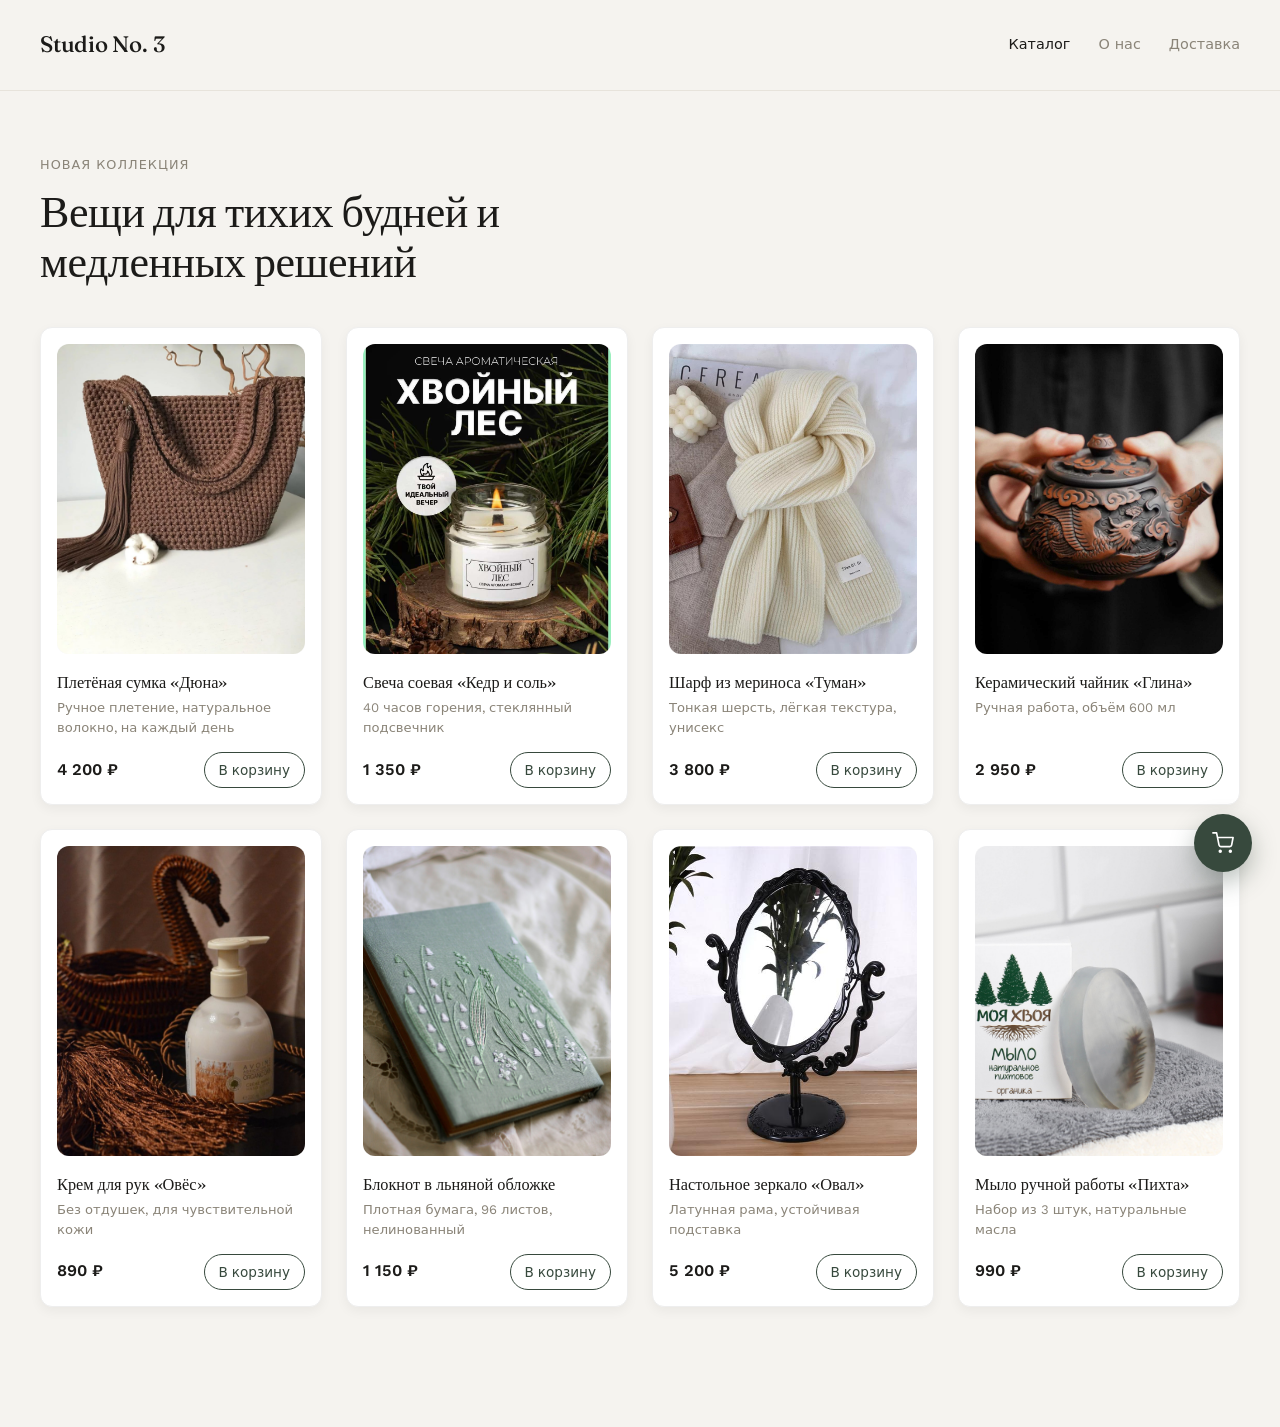
<file: index.html>
<!DOCTYPE html>
<html lang="ru">
<head>
  <meta charset="UTF-8" />
  <meta name="viewport" content="width=device-width, initial-scale=1.0" />
  <title>Studio — каталог</title>
  <link rel="preconnect" href="https://fonts.googleapis.com">
  <link href="https://fonts.googleapis.com/css2?family=Fraunces:opsz,wght@9..144,400;9..144,500;9..144,600&family=Work+Sans:wght@400;500;600&display=swap" rel="stylesheet">
  <link rel="stylesheet" href="style.css">
  <script src="script.js" defer></script>

</head>
<body>

  <header>
    <div class="logo">Studio&nbsp;No.&nbsp;3</div>
    <nav>
      <a href="index.html" class="active">Каталог</a>
      <a href="about.html">О нас</a>
      <a href="delivery.html">Доставка</a>
    </nav>
  </header>

  <section class="hero">
    <div class="eyebrow">Новая коллекция</div>
    <h1>Вещи для тихих будней и медленных решений</h1>
  </section>

  <main>
    <div class="product-grid" id="productGrid"></div>
  </main>

  <button class="cart-fab" id="cartFab" aria-label="Открыть корзину">
    <svg viewBox="0 0 24 24" fill="none" stroke="currentColor" stroke-width="1.8" stroke-linecap="round" stroke-linejoin="round">
      <circle cx="9" cy="21" r="1"></circle>
      <circle cx="20" cy="21" r="1"></circle>
      <path d="M1 1h4l2.68 13.39a2 2 0 0 0 2 1.61h9.72a2 2 0 0 0 2-1.61L23 6H6"></path>
    </svg>
    <span class="cart-badge" id="cartBadge">0</span>
  </button>

  <div class="overlay" id="overlay"></div>

  <aside class="cart-drawer" id="cartDrawer">
    <div class="cart-header">
      <h2>Корзина</h2>
      <button class="cart-close" id="cartClose" aria-label="Закрыть">&times;</button>
    </div>
    <div class="cart-items" id="cartItems"></div>
    <div class="cart-footer">
      <div class="cart-total-row">
        <span>Итого</span>
        <span class="amount" id="cartTotal">0 ₽</span>
      </div>
      <button class="checkout-btn" id="checkoutBtn" disabled>Оформить заказ</button>
    </div>
  </aside>

</body>
</html>
</file>
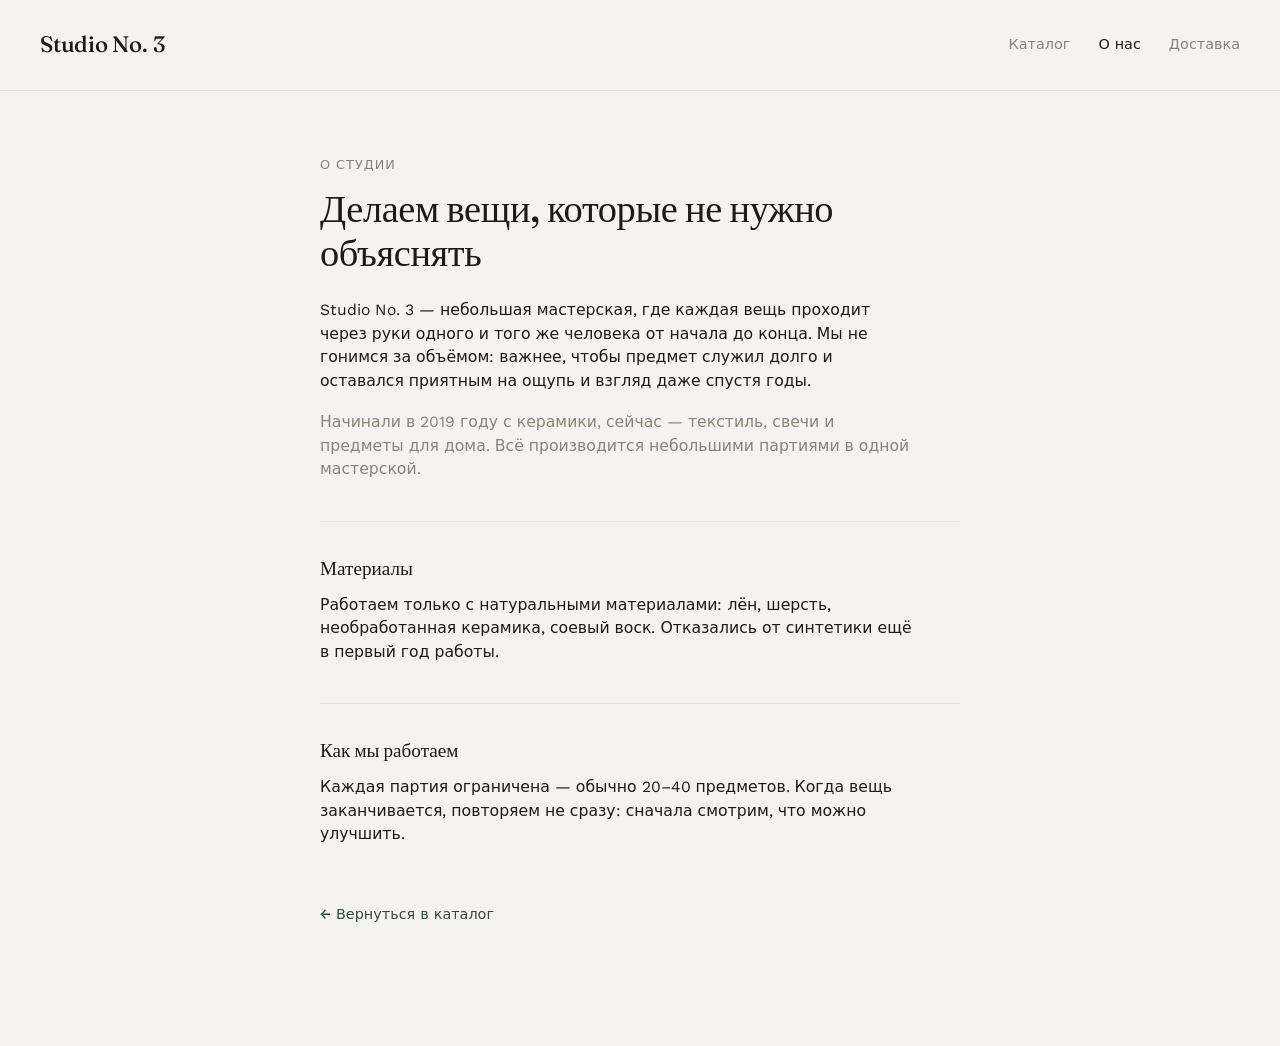
<file: about.html>
<!DOCTYPE html>
<html lang="ru">
<head>
<meta charset="UTF-8" />
<meta name="viewport" content="width=device-width, initial-scale=1.0" />
<title>Studio — о нас</title>
<link rel="preconnect" href="https://fonts.googleapis.com">
<link href="https://fonts.googleapis.com/css2?family=Fraunces:opsz,wght@9..144,400;9..144,500;9..144,600&family=Work+Sans:wght@400;500;600&display=swap" rel="stylesheet">
<link rel="stylesheet" href="style.css">
</head>
<body>

<header>
  <div class="logo">Studio&nbsp;No.&nbsp;3</div>
  <nav>
    <a href="index.html">Каталог</a>
    <a href="about.html" class="active">О нас</a>
    <a href="delivery.html">Доставка</a>
  </nav>
</header>

<section class="page-content">
  <div class="page-eyebrow">О студии</div>
  <h1>Делаем вещи, которые не нужно объяснять</h1>

  <p>Studio No. 3 — небольшая мастерская, где каждая вещь проходит через руки одного и того же человека от начала до конца. Мы не гонимся за объёмом: важнее, чтобы предмет служил долго и оставался приятным на ощупь и взгляд даже спустя годы.</p>

  <p class="muted">Начинали в 2019 году с керамики, сейчас — текстиль, свечи и предметы для дома. Всё производится небольшими партиями в одной мастерской.</p>

  <div class="info-block">
    <h2>Материалы</h2>
    <p>Работаем только с натуральными материалами: лён, шерсть, необработанная керамика, соевый воск. Отказались от синтетики ещё в первый год работы.</p>
  </div>

  <div class="info-block">
    <h2>Как мы работаем</h2>
    <p>Каждая партия ограничена — обычно 20–40 предметов. Когда вещь заканчивается, повторяем не сразу: сначала смотрим, что можно улучшить.</p>
  </div>

  <a href="index.html" class="back-link">← Вернуться в каталог</a>
</section>

</body>
</html>
</file>
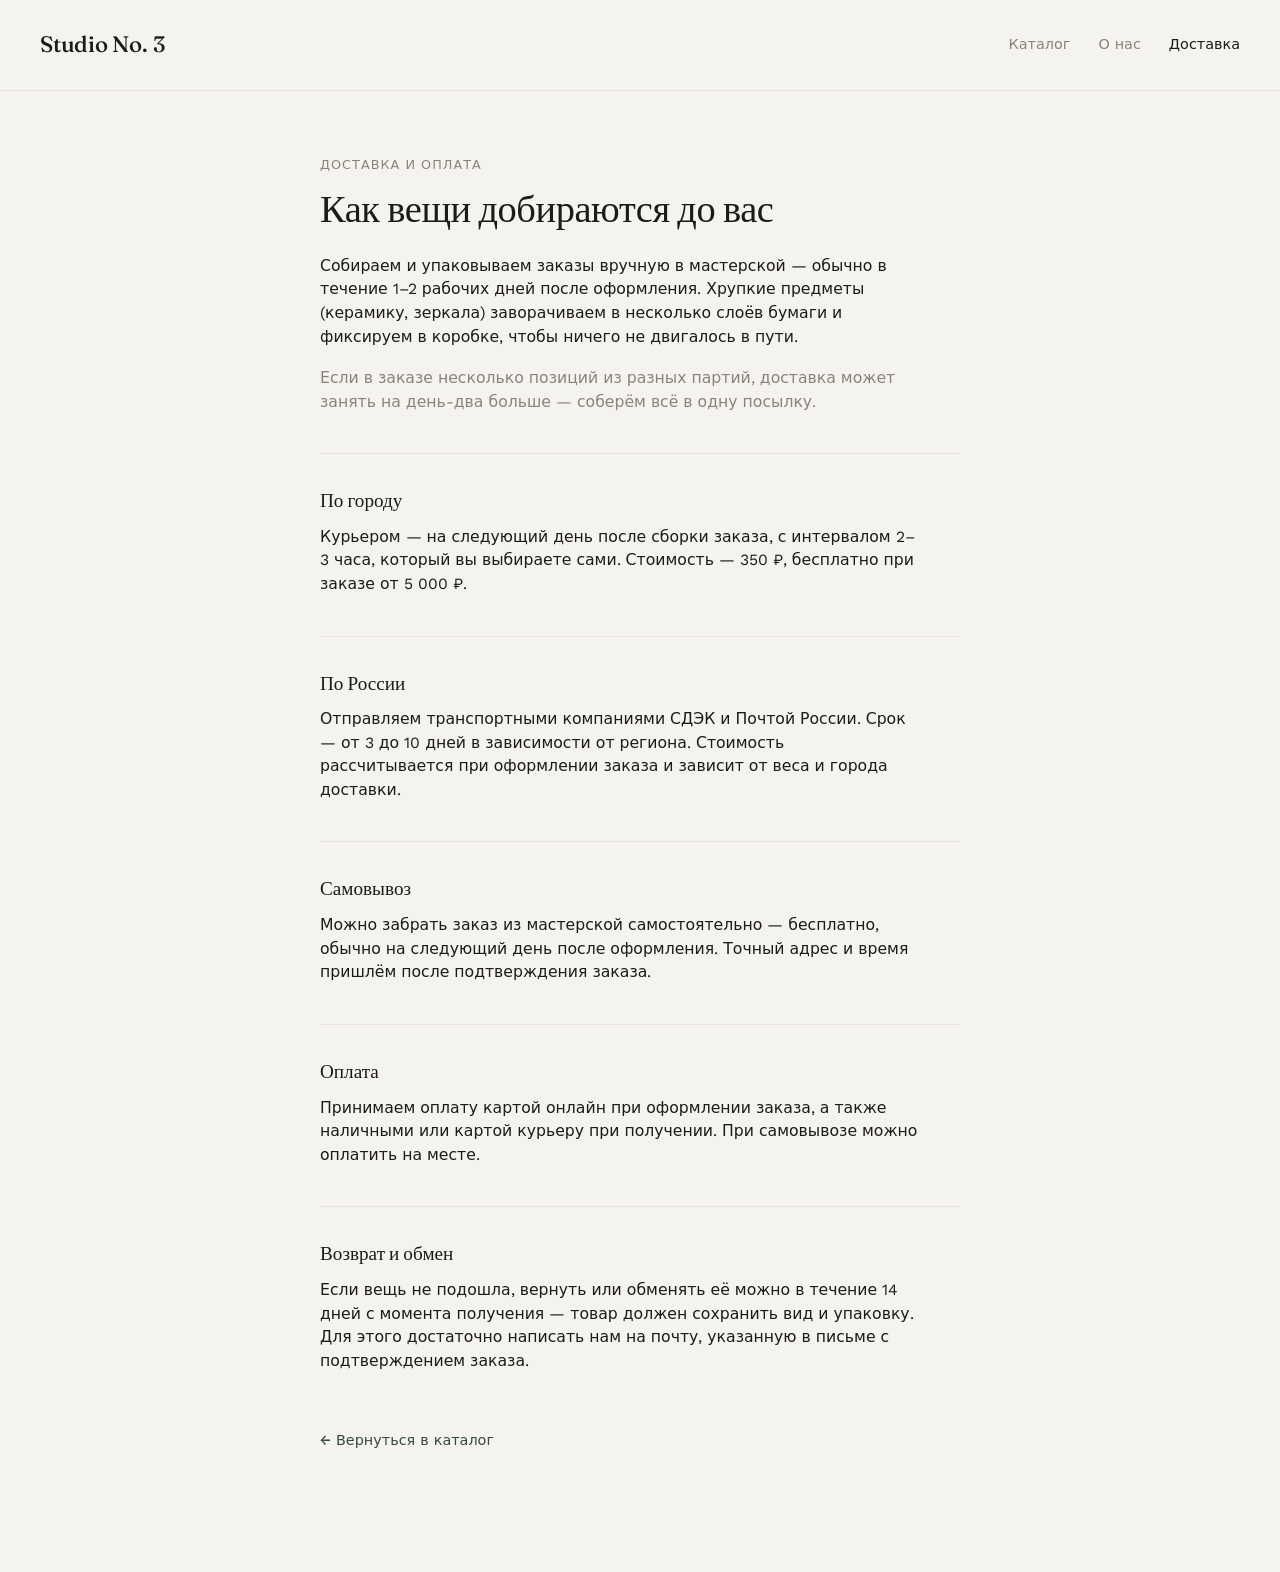
<file: delivery.html>
<!DOCTYPE html>
<html lang="ru">
<head>
<meta charset="UTF-8" />
<meta name="viewport" content="width=device-width, initial-scale=1.0" />
<title>Studio — доставка</title>
<link rel="preconnect" href="https://fonts.googleapis.com">
<link href="https://fonts.googleapis.com/css2?family=Fraunces:opsz,wght@9..144,400;9..144,500;9..144,600&family=Work+Sans:wght@400;500;600&display=swap" rel="stylesheet">
<link rel="stylesheet" href="style.css">
</head>
<body>

<header>
  <div class="logo">Studio&nbsp;No.&nbsp;3</div>
  <nav>
    <a href="index.html">Каталог</a>
    <a href="about.html">О нас</a>
    <a href="delivery.html" class="active">Доставка</a>
  </nav>
</header>

<section class="page-content">
  <div class="page-eyebrow">Доставка и оплата</div>
  <h1>Как вещи добираются до вас</h1>

  <p>Собираем и упаковываем заказы вручную в мастерской — обычно в течение 1–2 рабочих дней после оформления. Хрупкие предметы (керамику, зеркала) заворачиваем в несколько слоёв бумаги и фиксируем в коробке, чтобы ничего не двигалось в пути.</p>

  <p class="muted">Если в заказе несколько позиций из разных партий, доставка может занять на день-два больше — соберём всё в одну посылку.</p>

  <div class="info-block">
    <h2>По городу</h2>
    <p>Курьером — на следующий день после сборки заказа, с интервалом 2–3 часа, который вы выбираете сами. Стоимость — 350 ₽, бесплатно при заказе от 5 000 ₽.</p>
  </div>

  <div class="info-block">
    <h2>По России</h2>
    <p>Отправляем транспортными компаниями СДЭК и Почтой России. Срок — от 3 до 10 дней в зависимости от региона. Стоимость рассчитывается при оформлении заказа и зависит от веса и города доставки.</p>
  </div>

  <div class="info-block">
    <h2>Самовывоз</h2>
    <p>Можно забрать заказ из мастерской самостоятельно — бесплатно, обычно на следующий день после оформления. Точный адрес и время пришлём после подтверждения заказа.</p>
  </div>

  <div class="info-block">
    <h2>Оплата</h2>
    <p>Принимаем оплату картой онлайн при оформлении заказа, а также наличными или картой курьеру при получении. При самовывозе можно оплатить на месте.</p>
  </div>

  <div class="info-block">
    <h2>Возврат и обмен</h2>
    <p>Если вещь не подошла, вернуть или обменять её можно в течение 14 дней с момента получения — товар должен сохранить вид и упаковку. Для этого достаточно написать нам на почту, указанную в письме с подтверждением заказа.</p>
  </div>

  <a href="index.html" class="back-link">← Вернуться в каталог</a>
</section>

</body>
</html>
</file>
<file: style.css>
:root{
    --bg: #F5F3EF;
    --surface: #FFFFFF;
    --ink: #1C1B19;
    --muted: #8A8478;
    --line: #E7E3DB;
    --accent: #37493D;
    --accent-soft: #EAEFE9;
    --radius: 14px;
    --gap: 24px;
  }
  
  * { box-sizing: border-box; margin:0; padding:0; }
  
  body{
    background: var(--bg);
    color: var(--ink);
    font-family: 'Work Sans', system-ui, sans-serif;
    line-height: 1.5;
    -webkit-font-smoothing: antialiased;
  }
  
  a { color: inherit; text-decoration: none; }
  
  /* ---------- Header (общий для всех страниц) ---------- */
  header{
    display:flex;
    align-items:center;
    justify-content:space-between;
    padding: 28px 40px;
    border-bottom: 1px solid var(--line);
  }
  
  .logo{
    font-family: 'Fraunces', serif;
    font-size: 1.4rem;
    font-weight: 500;
    letter-spacing: -0.01em;
  }
  
  nav{
    display:flex;
    gap: 28px;
    font-size: 0.9rem;
    color: var(--muted);
  }
  nav a:hover{ color: var(--ink); }
  nav a.active{ color: var(--ink); font-weight: 500; }
  
  @media (max-width: 640px){
    header{ padding: 20px; }
    nav{ display:none; }
  }
  
  /* ---------- Hero (используется на index) ---------- */
  .hero{
    padding: 64px 40px 40px;
    max-width: 720px;
  }
  .hero .eyebrow{
    font-size: 0.8rem;
    letter-spacing: 0.08em;
    text-transform: uppercase;
    color: var(--muted);
    margin-bottom: 12px;
  }
  .hero h1{
    font-family: 'Fraunces', serif;
    font-weight: 500;
    font-size: clamp(2rem, 4vw, 2.75rem);
    letter-spacing: -0.01em;
    line-height: 1.15;
  }
  
  @media (max-width: 640px){
    .hero{ padding: 40px 20px 24px; }
  }
  
  /* ---------- Catalog grid ---------- */
  main{
    padding: 0 40px 120px;
    max-width: 1400px;
    margin: 0 auto;
  }
  
  @media (max-width: 640px){
    main{ padding: 0 20px 100px; }
  }
  
  .product-grid{
    display: grid;
    grid-template-columns: repeat(4, 1fr);
    gap: var(--gap);
  }
  
  @media (max-width: 1100px){
    .product-grid{ grid-template-columns: repeat(2, 1fr); }
  }
  @media (max-width: 640px){
    .product-grid{ grid-template-columns: 1fr; }
  }
  
  .product-card{
    background: var(--surface);
    border: 1px solid var(--line);
    border-radius: var(--radius);
    padding: 16px;
    display:flex;
    flex-direction: column;
    height: 100%;
    transition: transform .2s ease, box-shadow .2s ease;
  }
  .product-card:hover{
    transform: translateY(-3px);
    box-shadow: 0 12px 24px rgba(28,27,25,0.06);
  }
  
  .card-image{
    aspect-ratio: 4/5;
    border-radius: 10px;
    background: var(--accent-soft);
    display:flex;
    align-items:center;
    justify-content:center;
    font-size: 2.2rem;
    margin-bottom: 16px;
    color: var(--accent);
  }
  
  .card-info{
    flex-grow: 1;
    display:flex;
    flex-direction: column;
  }
  
  .card-title{
    font-family: 'Fraunces', serif;
    font-weight: 500;
    font-size: 1.02rem;
    margin-bottom: 4px;
    display:-webkit-box;
    -webkit-line-clamp: 2;
    -webkit-box-orient: vertical;
    overflow:hidden;
  }
  
  .card-desc{
    font-size: 0.82rem;
    color: var(--muted);
    margin-bottom: 14px;
    flex-grow:1;
  }
  
  .card-bottom{
    display:flex;
    align-items:center;
    justify-content: space-between;
    gap: 10px;
  }
  
  .card-price{
    font-weight: 600;
    font-size: 1.02rem;
    white-space: nowrap;
  }
  
  .add-btn{
    border: 1px solid var(--accent);
    background: transparent;
    color: var(--accent);
    font-family: inherit;
    font-size: 0.85rem;
    font-weight: 500;
    padding: 9px 14px;
    border-radius: 999px;
    cursor: pointer;
    transition: background .15s ease, color .15s ease;
    white-space: nowrap;
  }
  .add-btn:hover{ background: var(--accent); color: #fff; }
  
  .add-btn.added{
    background: var(--accent);
    color: #fff;
  }
  
  /* ---------- Floating cart button ---------- */
  .cart-fab{
    position: fixed;
    right: 28px;
    bottom: 28px;
    width: 58px;
    height: 58px;
    border-radius: 50%;
    background: var(--accent);
    color: #fff;
    border: none;
    display:flex;
    align-items:center;
    justify-content:center;
    cursor: pointer;
    box-shadow: 0 10px 24px rgba(55,73,61,0.35);
    z-index: 40;
  }
  .cart-fab svg{ width: 22px; height: 22px; }
  
  .cart-badge{
    position:absolute;
    top: -4px;
    right: -4px;
    background: var(--ink);
    color:#fff;
    font-size: 0.72rem;
    font-weight: 600;
    min-width: 20px;
    height: 20px;
    border-radius: 999px;
    display:flex;
    align-items:center;
    justify-content:center;
    padding: 0 4px;
    transform: scale(0);
    transition: transform .15s ease;
  }
  .cart-badge.show{ transform: scale(1); }
  
  /* ---------- Cart drawer ---------- */
  .overlay{
    position: fixed;
    inset: 0;
    background: rgba(28,27,25,0.35);
    opacity: 0;
    pointer-events: none;
    transition: opacity .25s ease;
    z-index: 50;
  }
  .overlay.open{ opacity: 1; pointer-events: auto; }
  
  .cart-drawer{
    position: fixed;
    top: 0;
    right: 0;
    height: 100%;
    width: min(420px, 92vw);
    background: var(--bg);
    border-left: 1px solid var(--line);
    transform: translateX(100%);
    transition: transform .3s ease;
    z-index: 51;
    display:flex;
    flex-direction: column;
  }
  .cart-drawer.open{ transform: translateX(0); }
  
  .cart-header{
    display:flex;
    align-items:center;
    justify-content: space-between;
    padding: 24px;
    border-bottom: 1px solid var(--line);
  }
  .cart-header h2{
    font-family: 'Fraunces', serif;
    font-weight: 500;
    font-size: 1.3rem;
  }
  .cart-close{
    background:none;
    border:none;
    font-size: 1.3rem;
    cursor:pointer;
    color: var(--muted);
    line-height: 1;
  }
  .cart-close:hover{ color: var(--ink); }
  
  .cart-items{
    flex-grow: 1;
    overflow-y: auto;
    padding: 8px 24px;
  }
  
  .cart-empty{
    color: var(--muted);
    font-size: 0.9rem;
    padding: 40px 0;
    text-align: center;
  }
  
  .cart-item{
    display:flex;
    gap: 14px;
    padding: 16px 0;
    border-bottom: 1px solid var(--line);
  }
  .cart-item-thumb{
    width: 56px;
    height: 56px;
    border-radius: 8px;
    background: var(--accent-soft);
    display:flex;
    align-items:center;
    justify-content:center;
    font-size: 1.3rem;
    color: var(--accent);
    flex-shrink: 0;
  }
  .cart-item-info{ flex-grow: 1; }
  .cart-item-title{
    font-size: 0.92rem;
    font-weight: 500;
    margin-bottom: 4px;
  }
  .cart-item-price{
    font-size: 0.85rem;
    color: var(--muted);
    margin-bottom: 8px;
  }
  
  .qty-control{
    display:flex;
    align-items:center;
    gap: 10px;
  }
  .qty-btn{
    width: 24px;
    height: 24px;
    border-radius: 50%;
    border: 1px solid var(--line);
    background: var(--surface);
    cursor: pointer;
    font-size: 0.85rem;
    display:flex;
    align-items:center;
    justify-content:center;
    color: var(--ink);
  }
  .qty-btn:hover{ border-color: var(--accent); color: var(--accent); }
  .qty-val{ font-size: 0.88rem; min-width: 16px; text-align:center; }
  
  .remove-link{
    font-size: 0.78rem;
    color: var(--muted);
    text-decoration: underline;
    cursor: pointer;
    margin-left: auto;
  }
  .remove-link:hover{ color: var(--ink); }
  
  .cart-footer{
    padding: 24px;
    border-top: 1px solid var(--line);
  }
  .cart-total-row{
    display:flex;
    justify-content: space-between;
    font-size: 0.95rem;
    margin-bottom: 16px;
  }
  .cart-total-row .amount{
    font-weight: 600;
    font-size: 1.1rem;
  }
  .checkout-btn{
    width: 100%;
    padding: 14px;
    background: var(--accent);
    color: #fff;
    border: none;
    border-radius: 999px;
    font-family: inherit;
    font-size: 0.95rem;
    font-weight: 500;
    cursor: pointer;
  }
  .checkout-btn:disabled{
    opacity: 0.4;
    cursor: default;
  }
  
  /* ---------- Простые внутренние страницы (о нас / доставка) ---------- */
  .page-content{
    padding: 64px 40px 120px;
    max-width: 720px;
    margin: 0 auto;
  }
  
  @media (max-width: 640px){
    .page-content{ padding: 40px 20px 80px; }
  }
  
  .page-eyebrow{
    font-size: 0.8rem;
    letter-spacing: 0.08em;
    text-transform: uppercase;
    color: var(--muted);
    margin-bottom: 12px;
  }
  
  .page-content h1{
    font-family: 'Fraunces', serif;
    font-weight: 500;
    font-size: clamp(1.8rem, 4vw, 2.4rem);
    letter-spacing: -0.01em;
    line-height: 1.15;
  margin-bottom: 24px;
}
  
.page-content p{
  font-size: 0.98rem;
  color: var(--ink);
  margin-bottom: 18px;
  max-width: 60ch;
}
  
.page-content p.muted{
  color: var(--muted);
}
  
.info-block{
  margin-top: 40px;
  padding-top: 32px;
  border-top: 1px solid var(--line);
}
  

.info-block h2{
  font-family: 'Fraunces', serif;
  font-weight: 500;
  font-size: 1.2rem;
  margin-bottom: 10px;
}
  
.back-link{
  display: inline-flex;
  align-items: center;
  gap: 8px;
  margin-top: 40px;
  font-size: 0.9rem;
  color: var(--accent);
  font-weight: 500;
}


.back-link:hover{ 
  text-decoration: underline; 
}

.card-image img,
.cart-item-thumb img {
  width: 100%;
  height: 100%;
  object-fit: cover;           
  display: block;
  border-radius: 12px;
}

.product-card {
  border: 1px solid #eee;
  border-radius: 12px;
  overflow: hidden;
  padding: 16px;
  box-shadow: 0 4px 12px rgba(0,0,0,0.05);
}
.card-image {
  min-height: 200px;
  display: flex;
  align-items: center;
  justify-content: center;
  background: #fafafa;
}
</file>
